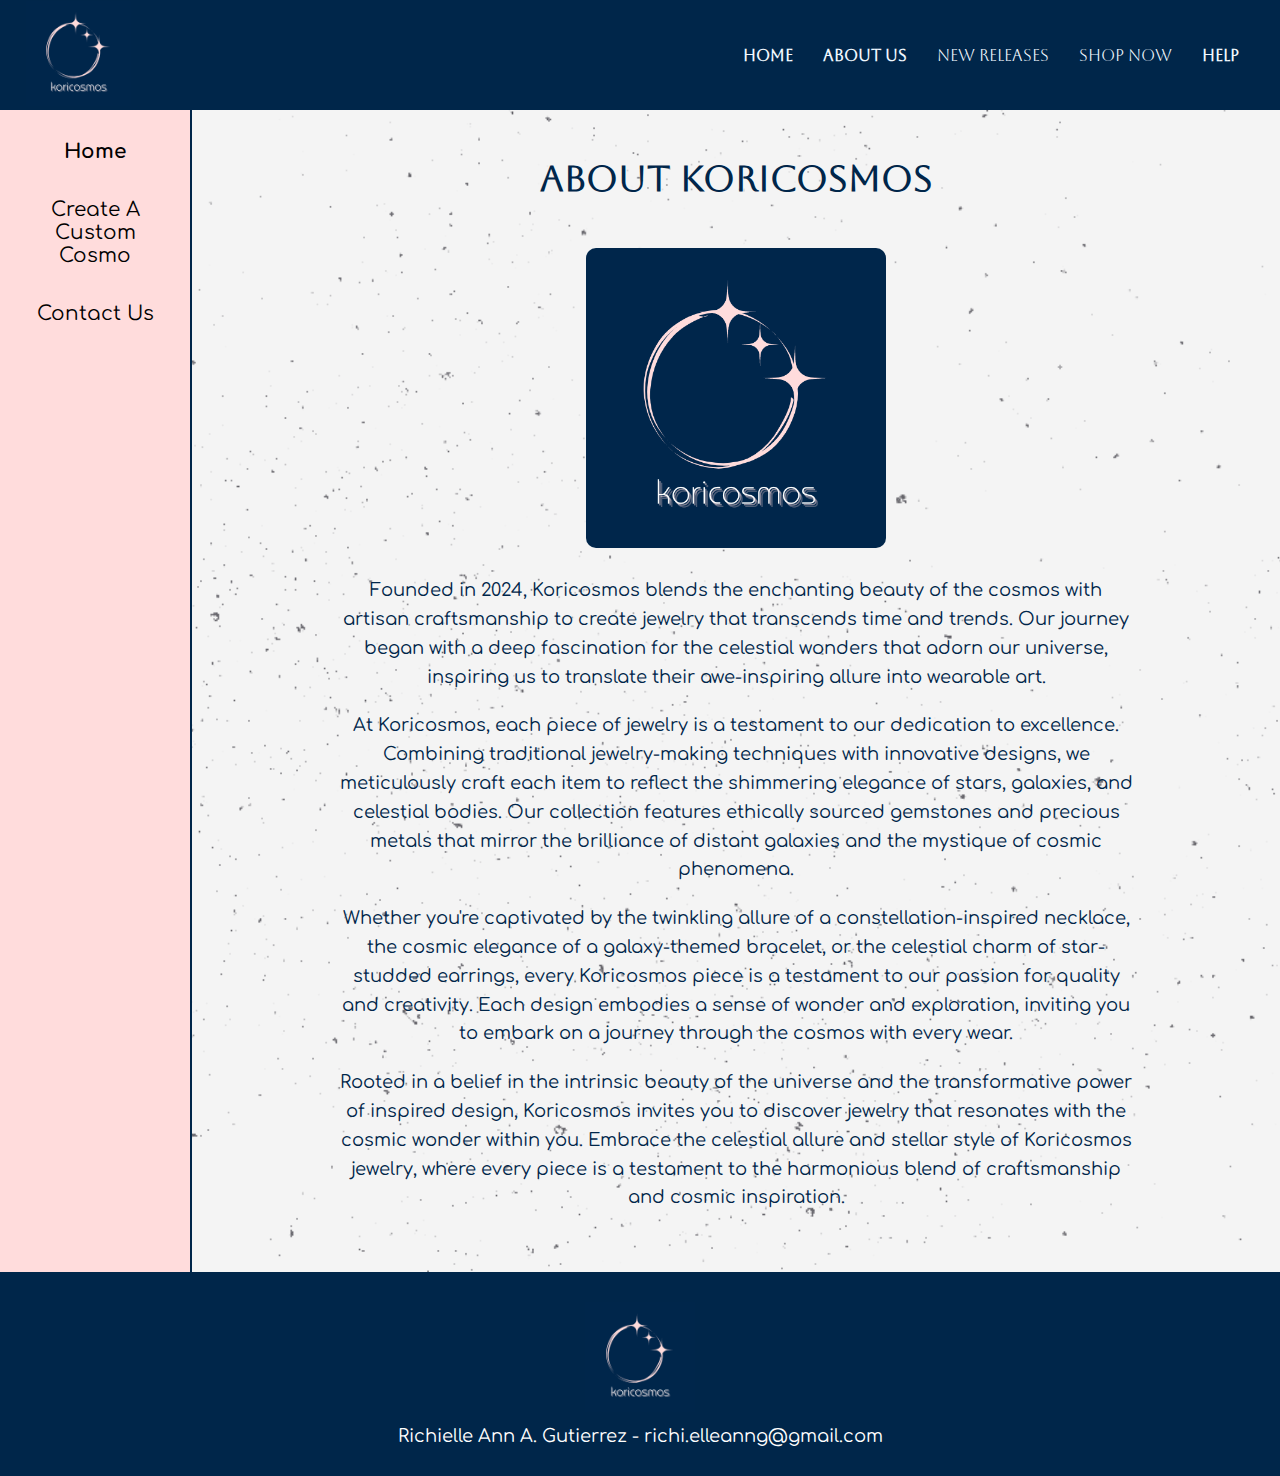
<file: about.html>
<!DOCTYPE html>
<html lang="en">
<head>
    <meta charset="UTF-8">
    <meta name="viewport" content="width=device-width, initial-scale=1.0">
    <title>Koricosmos - About Us</title>
    <link href='https://fonts.googleapis.com/css?family=Aboreto' rel='stylesheet'>
    <link href='https://fonts.googleapis.com/css?family=Comfortaa' rel='stylesheet'>
    <style>
        * {
            box-sizing: border-box;
            margin: 0;
            padding: 0;
        }

        body {
            font-family: Comfortaa, sans-serif;
            background-color: #f4f4f4;
            margin: 0;
        }

        #logo-nav-div {
            width: 100%;
            min-height: 110px;
            background-color: rgb(0, 38, 74);
            display: flex;
            justify-content: space-between;
            align-items: center;
            padding: 0 2%;
        }

        #logo-div img {
            width: 105px;
            height: 105px;
        }

        #nav-div {
            display: flex;
            align-items: center;
            font-family: Aboreto, serif;
            font-size: 16px;
        }

        #nav-div a {
            color: aliceblue;
            text-decoration: none;
            margin: 0 15px;
        }

        #nav-div a:hover {
            text-decoration: underline;
        }

        .clearfix::after {
            content: "";
            display: block;
            clear: both;
        }

        #main-div {
            display: flex;
        }

        #sidebar-div {
            width: 15%;
            background-color: rgb(255, 220, 220);
            padding: 20px;
            border-right: 2px solid rgb(0, 38, 74); 
            display: flex;
            flex-direction: column;
            justify-content: flex-start; 
        }

        #sidebar-div a {
            color: black;
            text-decoration: none;
            display: block;
            padding: 10px 0; 
            margin-bottom: 15px; 
            border-radius: 5px;
            transition: background-color 0.3s, color 0.3s;
            font-size: 20px; 
            text-align: center; 
        }

        #sidebar-div a:hover {
            background-color: rgb(0, 38, 74);
            color: white;
        }

        #bodyarea-div {
            flex: 1;
            background: url('stardust.png') no-repeat center center;
            background-size: cover;
            padding: 40px;
            font-family: Comfortaa, sans-serif;
        }

        #about-content {
            max-width: 800px;
            margin: 0 auto;
            text-align: center;
            line-height: 1.6;
        }

        #about-content h1 {
            font-family: Aboreto, serif;
            font-size: 36px;
            color: rgb(0, 38, 74);
            margin-bottom: 20px;
        }

        #about-content p {
            font-size: 18px;
            color: rgb(0, 38, 74);
            margin-bottom: 20px;
        }

        #about-content img {
            width: 300px; 
            height: 300px; 
            object-fit: cover; 
            margin: 20px 0;  
            border-radius: 10px; 
        }

        #footer-div {
            width: 100%;
            background-color: rgb(0, 38, 74);
            color: white;
            text-align: center;
            padding: 30px;
            display: flex;
            flex-direction: column;
            align-items: center;
            font-family: Comfortaa, sans-serif;
            font-size: 18px;
        }

        .footer-img img {
            width: 110px;
            height: 110px;
        }

        .footer-img p {
            margin-top: 10px;
        }

        
        @media (max-width: 768px) {
            #logo-nav-div {
                flex-direction: column;
                padding: 10px 2%;
            }

            #nav-div {
                display: none;
                flex-direction: column;
                align-items: flex-start;
                width: 100%;
            }

            #nav-div a {
                margin: 10px 0;
            }

            .hamburger {
                display: block;
                cursor: pointer;
                margin-left: auto;
            }

            .hamburger div {
                width: 25px;
                height: 3px;
                background-color: #fff;
                margin: 5px 0;
            }

            #sidebar-div {
                width: 100%;
                height: auto;
                padding: 10px;
                border-right: none;
                border-bottom: 2px solid rgb(0, 38, 74); 
            }

            #main-div {
                flex-direction: column;
            }

            #bodyarea-div {
                width: 100%;
                padding: 20px;
            }

            #about-content h1 {
                font-size: 28px;
            }

            #about-content p {
                font-size: 16px;
            }

            #about-content img {
                width: 100%;
                height: auto;
            }
        }
    </style>
</head>
<body>
    <div id="wrapper-div">
        <div id="logo-nav-div">
            <div id="logo-div">
                <img src="koricosmos.png" alt="Koricosmos Logo">
            </div>
            <div class="hamburger" onclick="toggleNav()">
                <div></div>
                <div></div>
                <div></div>
            </div>
            <div id="nav-div">
                <a href="index.html"><b>Home</b></a>
                <a href="about.html"><b>About Us</b></a>
                <a href="new.html">New Releases</a>
                <a href="shop.html">Shop Now</a>
                <a href="help.html"><b>Help</b></a>
            </div>
        </div>  
        <div id="main-div">
            <div id="sidebar-div">
                <a href="index.html"><b>Home</b></a>
                <a href="cosmo.html">Create A Custom Cosmo</a>
                <a href="contact.html">Contact Us</a>
            </div>
            <div id="bodyarea-div">
                <div id="about-content">
                    <h1>About Koricosmos</h1>
                    <img src="koricosmos.png" alt="Koricosmos Logo">
                    <p>
                        Founded in 2024, Koricosmos blends the enchanting beauty of the cosmos with artisan craftsmanship to create jewelry that transcends time and trends. Our journey began with a deep fascination for the celestial wonders that adorn our universe, inspiring us to translate their awe-inspiring allure into wearable art.
                    </p>
                    <p>
                        At Koricosmos, each piece of jewelry is a testament to our dedication to excellence. Combining traditional jewelry-making techniques with innovative designs, we meticulously craft each item to reflect the shimmering elegance of stars, galaxies, and celestial bodies. Our collection features ethically sourced gemstones and precious metals that mirror the brilliance of distant galaxies and the mystique of cosmic phenomena.
                    </p>
                    <p>
                        Whether you're captivated by the twinkling allure of a constellation-inspired necklace, the cosmic elegance of a galaxy-themed bracelet, or the celestial charm of star-studded earrings, every Koricosmos piece is a testament to our passion for quality and creativity. Each design embodies a sense of wonder and exploration, inviting you to embark on a journey through the cosmos with every wear.
                    </p>
                    <p>
                        Rooted in a belief in the intrinsic beauty of the universe and the transformative power of inspired design, Koricosmos invites you to discover jewelry that resonates with the cosmic wonder within you. Embrace the celestial allure and stellar style of Koricosmos jewelry, where every piece is a testament to the harmonious blend of craftsmanship and cosmic inspiration.
                    </p>
                </div>
            </div>
        </div>
        <div id="footer-div">
            <div class="footer-img">
                <img src="koricosmos.png" alt="Koricosmos Logo">
                <p>Richielle Ann A. Gutierrez - richi.elleanng@gmail.com</p>
            </div>
        </div>
    </div>

    <script>
        function toggleNav() {
            var navDiv = document.getElementById("nav-div");
            if (navDiv.style.display === "flex") {
                navDiv.style.display = "none";
            } else {
                navDiv.style.display = "flex";
            }
        }
    </script>
</body>
</html>
</file>
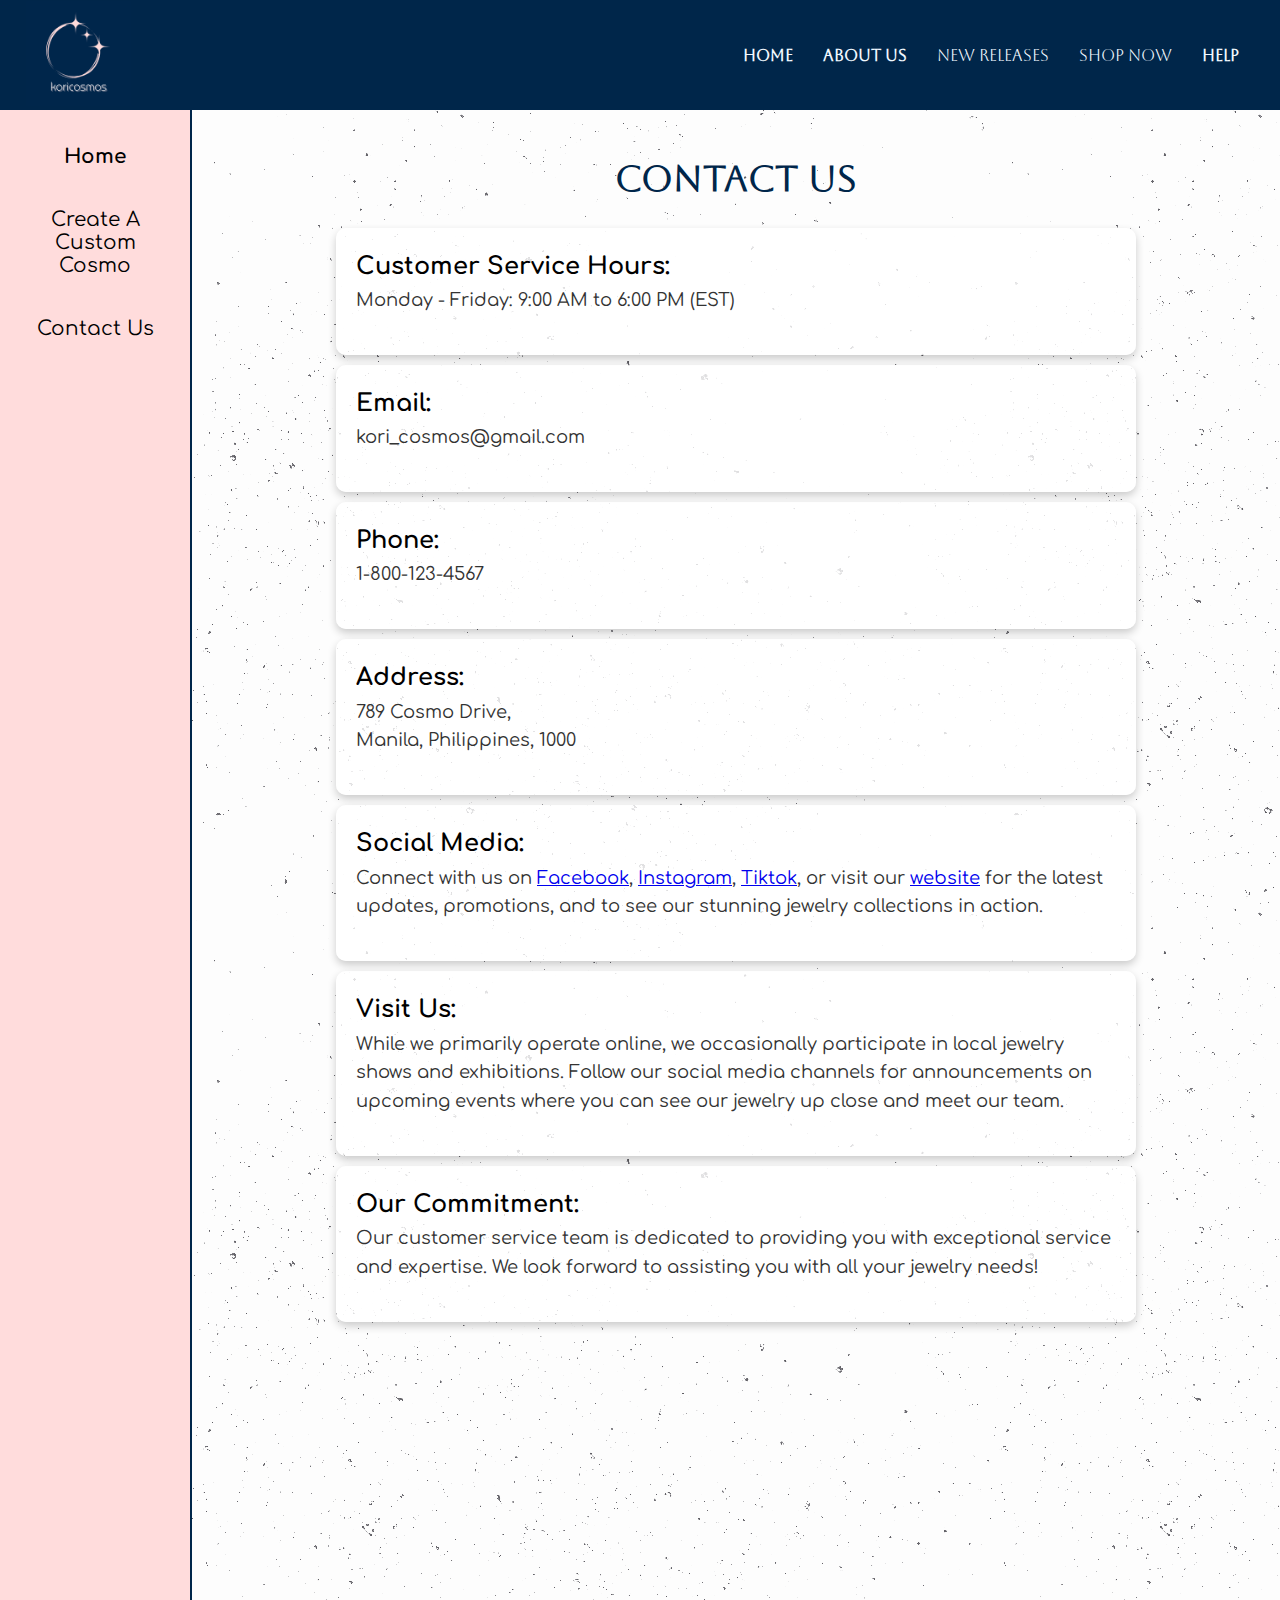
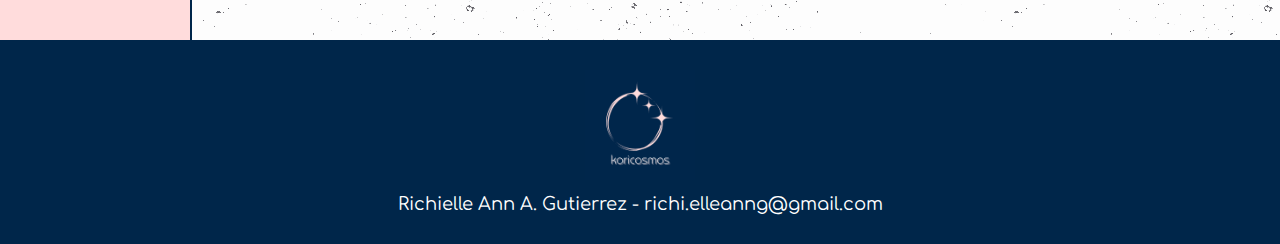
<file: contact.html>
<!DOCTYPE html>
<html lang="en">
<head>
    <meta charset="UTF-8">
    <meta name="viewport" content="width=device-width, initial-scale=1.0">
    <title>Koricosmos - Contact Us</title>
    <link href='https://fonts.googleapis.com/css?family=Aboreto' rel='stylesheet'>
    <link href='https://fonts.googleapis.com/css?family=Comfortaa' rel='stylesheet'>
    <style>
        * {
            box-sizing: border-box;
            margin: 0;
            padding: 0;
        }

        body {
            font-family: Comfortaa, sans-serif;
            background-color: #f4f4f4;
            margin: 0;
        }

        #logo-nav-div {
            width: 100%;
            min-height: 110px;
            background-color: rgb(0, 38, 74);
            display: flex;
            justify-content: space-between;
            align-items: center;
            padding: 0 2%;
        }

        #logo-div img {
            width: 105px;
            height: 105px;
        }

        #nav-div {
            display: flex;
            align-items: center;
            font-family: Aboreto, serif;
            font-size: 16px;
        }

        #nav-div a {
            color: aliceblue;
            text-decoration: none;
            margin: 0 15px;
        }

        #nav-div a:hover {
            text-decoration: underline;
        }

        .clearfix::after {
            content: "";
            display: block;
            clear: both;
        }

        #main-div {
            display: flex;
        }

        #sidebar-div {
            width: 15%;
            background-color: rgb(255, 220, 220);
            padding: 20px;
            border-right: 2px solid rgb(0, 38, 74);
            display: flex;
            flex-direction: column;
            justify-content: flex-start;
            height: 170vh;
        }

        #sidebar-div a {
            color: black;
            text-decoration: none;
            display: block;
            padding: 15px 0;
            margin-bottom: 10px;
            border-radius: 5px;
            transition: background-color 0.3s, color 0.3s;
            font-size: 20px;
            text-align: center;
        }

        #sidebar-div a:hover {
            background-color: rgb(0, 38, 74);
            color: white;
        }

        #bodyarea-div {
            width: 85%;
            background: url('stardust.png') repeat, rgba(255, 255, 255, 0.8);
            padding: 40px;
            font-family: Comfortaa, sans-serif;
        }

        #contact-content {
            max-width: 800px;
            margin: 0 auto;
            text-align: left;
            line-height: 1.6;
        }

        #contact-content h1 {
            font-family: Aboreto, serif;
            font-size: 36px;
            color: rgb(0, 38, 74);
            margin-bottom: 20px;
            text-align: center;
        }

        #contact-content p {
            font-size: 18px;
            color: #333;
            margin-bottom: 20px;
        }

        #contact-content .contact-item {
            background: url('https://www.transparenttextures.com/patterns/.png') repeat, rgba(255, 255, 255, 0.8);
            padding: 20px;
            border-radius: 10px;
            margin: 10px 0;
            box-shadow: 0 4px 8px rgba(0, 0, 0, 0.2);
        }

        #footer-div {
            width: 100%;
            background-color: rgb(0, 38, 74);
            color: white;
            text-align: center;
            padding: 30px;
            display: flex;
            flex-direction: column;
            align-items: center;
            font-family: Comfortaa, sans-serif;
            font-size: 18px;
        }

        .footer-img img {
            width: 110px;
            height: 110px;
        }

        .footer-img p {
            margin-top: 10px;
        }

        @media (max-width: 768px) {
            #logo-nav-div {
                flex-direction: column;
                padding: 10px 2%;
            }

            #nav-div {
                display: none;
                flex-direction: column;
                align-items: flex-start;
                width: 100%;
            }

            #nav-div a {
                margin: 10px 0;
            }

            .hamburger {
                display: block;
                cursor: pointer;
                margin-left: auto;
            }

            .hamburger div {
                width: 25px;
                height: 3px;
                background-color: #fff;
                margin: 5px 0;
            }

            #sidebar-div {
                width: 100%;
                height: auto;
                padding: 10px;
                border-right: none;
                border-bottom: 2px solid rgb(0, 38, 74); 
            }

            #main-div {
                flex-direction: column;
            }

            #bodyarea-div {
                width: 100%;
                padding: 20px;
            }

            #about-content h1 {
                font-size: 28px;
            }

            #about-content p {
                font-size: 16px;
            }

            #about-content img {
                width: 100%;
                height: auto;
            }
        }
    </style>
</head>
<body>
    <div id="wrapper-div">
        <div id="logo-nav-div">
            <div id="logo-div">
                <img src="koricosmos.png" alt="Koricosmos Logo">
            </div>
            <div class="hamburger" onclick="toggleNav()">
                <div></div>
                <div></div>
                <div></div>
            </div>
            <div id="nav-div">
                <a href="index.html"><b>Home</b></a>
                <a href="about.html"><b>About Us</b></a>
                <a href="new.html">New Releases</a>
                <a href="shop.html">Shop Now</a>
                <a href="help.html"><b>Help</b></a>
            </div>
        </div>  
        <div id="main-div">
            <div id="sidebar-div">
                <a href="index.html"><b>Home</b></a>
                <a href="cosmo.html">Create A Custom Cosmo</a>
                <a href="contact.html">Contact Us</a>
            </div>
            <div id="bodyarea-div">
                <div id="contact-content">
                    <h1>Contact Us</h1>
                    <div class="contact-item">
                        <h2>Customer Service Hours:</h2>
                        <p>Monday - Friday: 9:00 AM to 6:00 PM (EST)</p>
                    </div>
                    <div class="contact-item">
                        <h2>Email:</h2>
                        <p>kori_cosmos@gmail.com</p>
                    </div>
                    <div class="contact-item">
                        <h2>Phone:</h2>
                        <p>1-800-123-4567</p>
                    </div>
                    <div class="contact-item">
                        <h2>Address:</h2>
                        <p>
                            789 Cosmo Drive,<br>
                            Manila, Philippines, 1000
                        </p>
                    </div>
                    <div class="contact-item">
                        <h2>Social Media:</h2>
                        <p>
                            Connect with us on <a href="#">Facebook</a>, <a href="#">Instagram</a>, <a href="#">Tiktok</a>, or visit our <a href="#">website</a> for the latest updates, promotions, and to see our stunning jewelry collections in action.
                        </p>
                    </div>
                    <div class="contact-item">
                        <h2>Visit Us:</h2>
                        <p>
                            While we primarily operate online, we occasionally participate in local jewelry shows and exhibitions. Follow our social media channels for announcements on upcoming events where you can see our jewelry up close and meet our team.
                        </p>
                    </div>
                    <div class="contact-item">
                        <h2>Our Commitment:</h2>
                        <p>
                            Our customer service team is dedicated to providing you with exceptional service and expertise. We look forward to assisting you with all your jewelry needs!
                        </p>
                    </div>
                </div>
            </div>
        </div>
        <div id="footer-div">
            <div class="footer-img">
                <img src="koricosmos.png" alt="Koricosmos Logo">
                <p>Richielle Ann A. Gutierrez - richi.elleanng@gmail.com</p>
            </div>
        </div>
    </div>
    <script>
        function toggleNav() {
            var navDiv = document.getElementById("nav-div");
            if (navDiv.style.display === "flex") {
                navDiv.style.display = "none";
            } else {
                navDiv.style.display = "flex";
            }
        }
    </script>
</body>
</html>
</file>
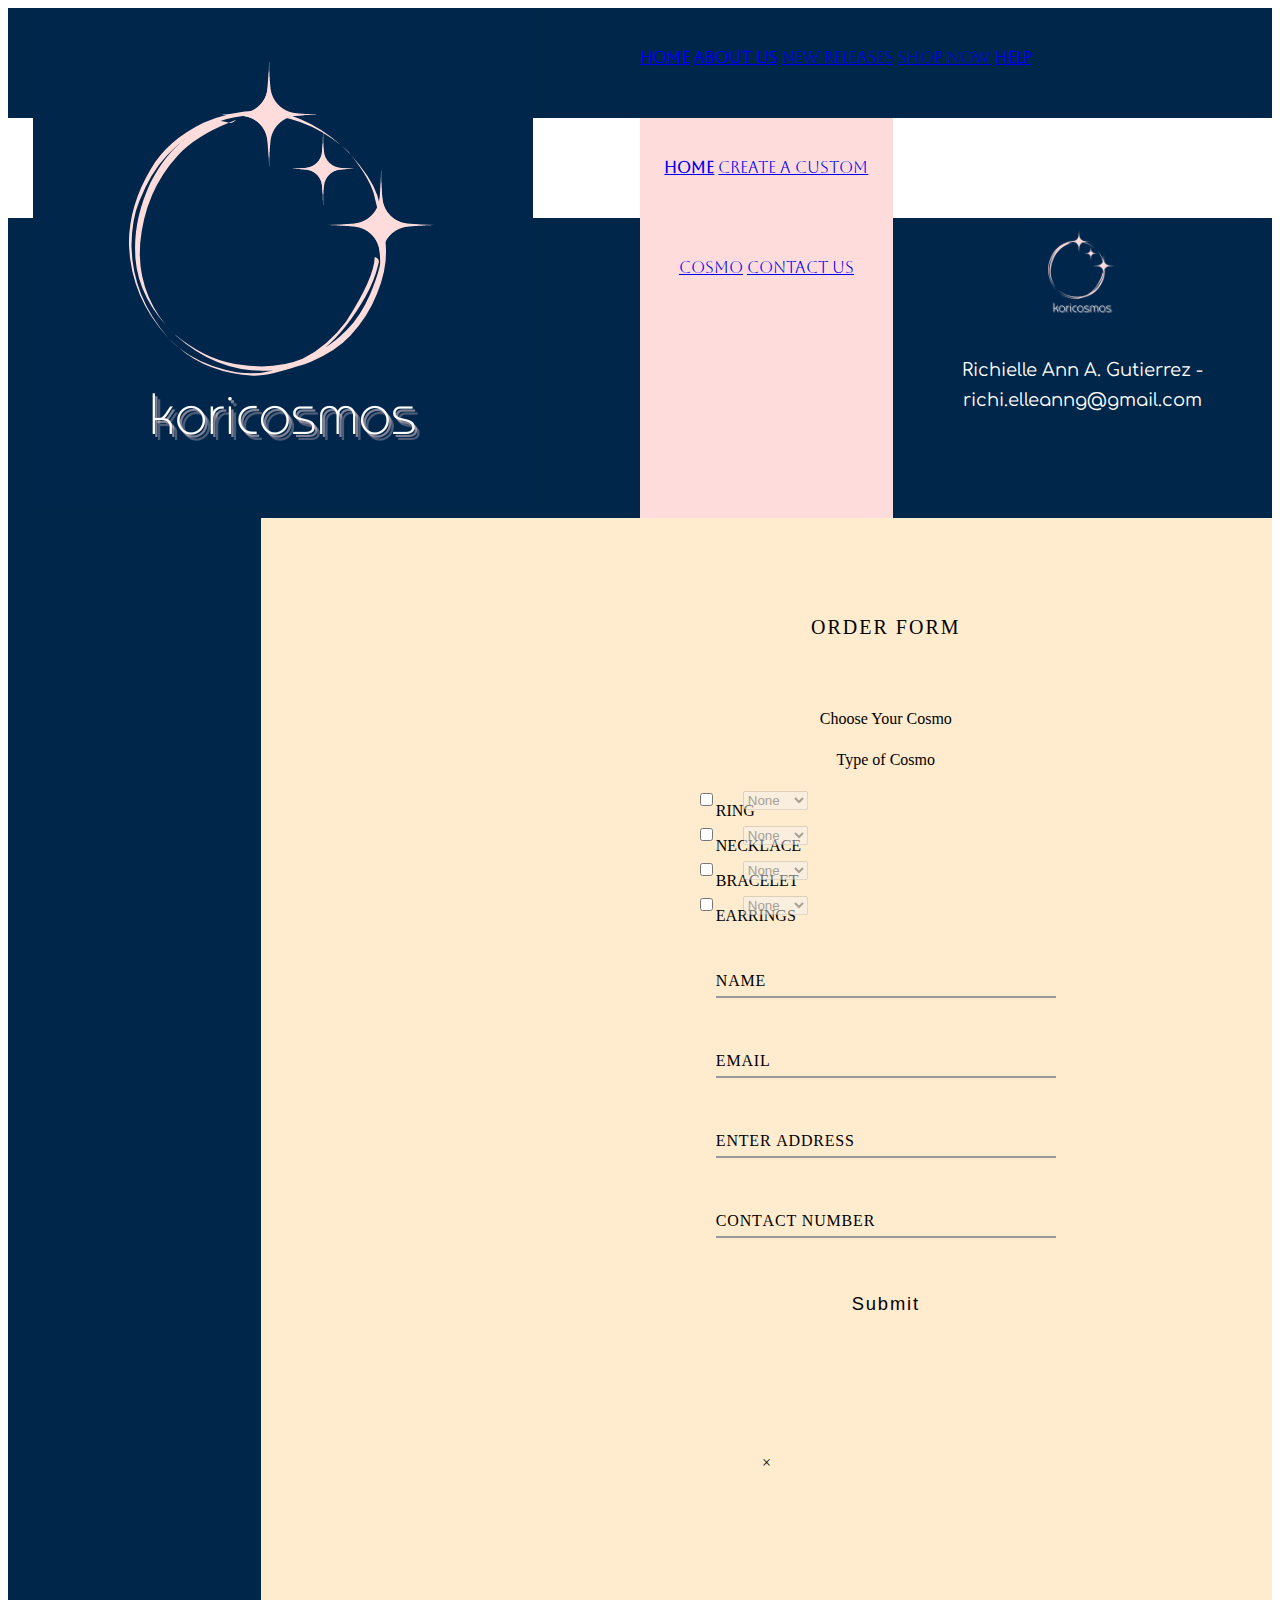
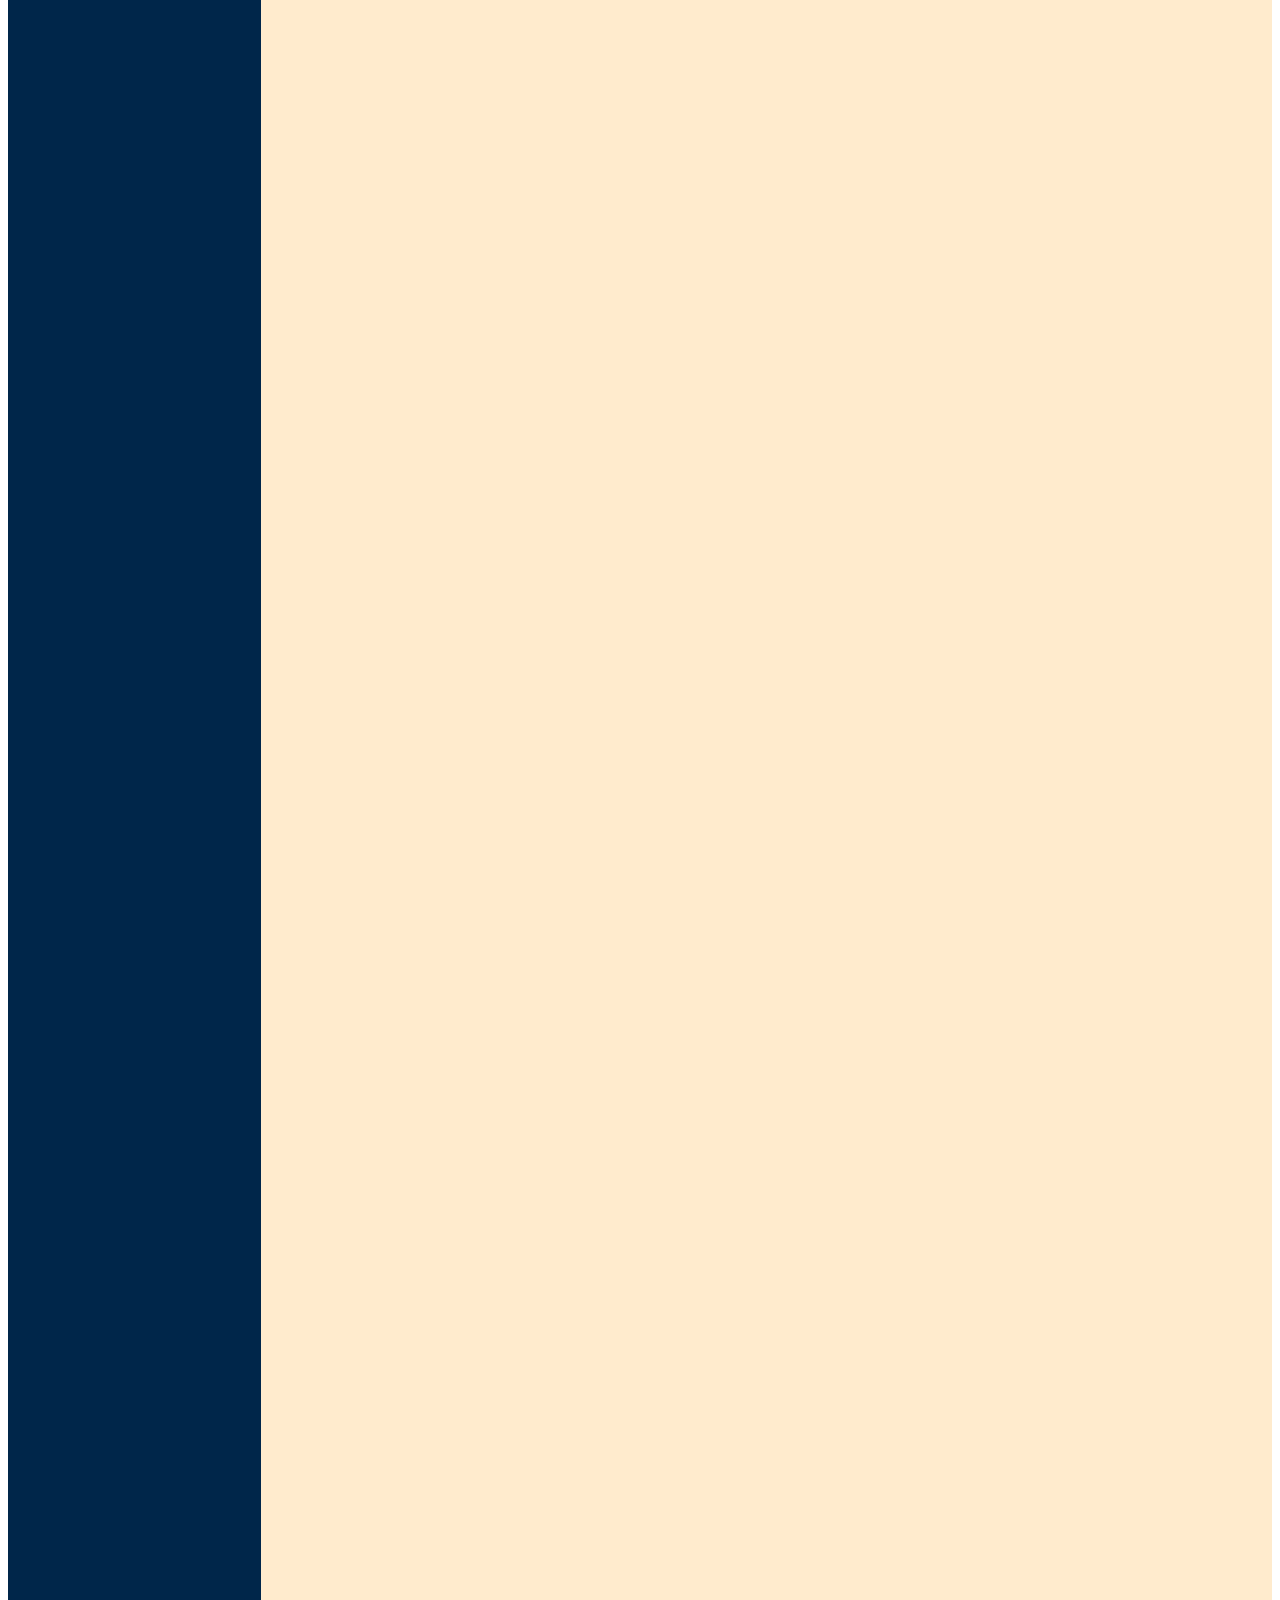
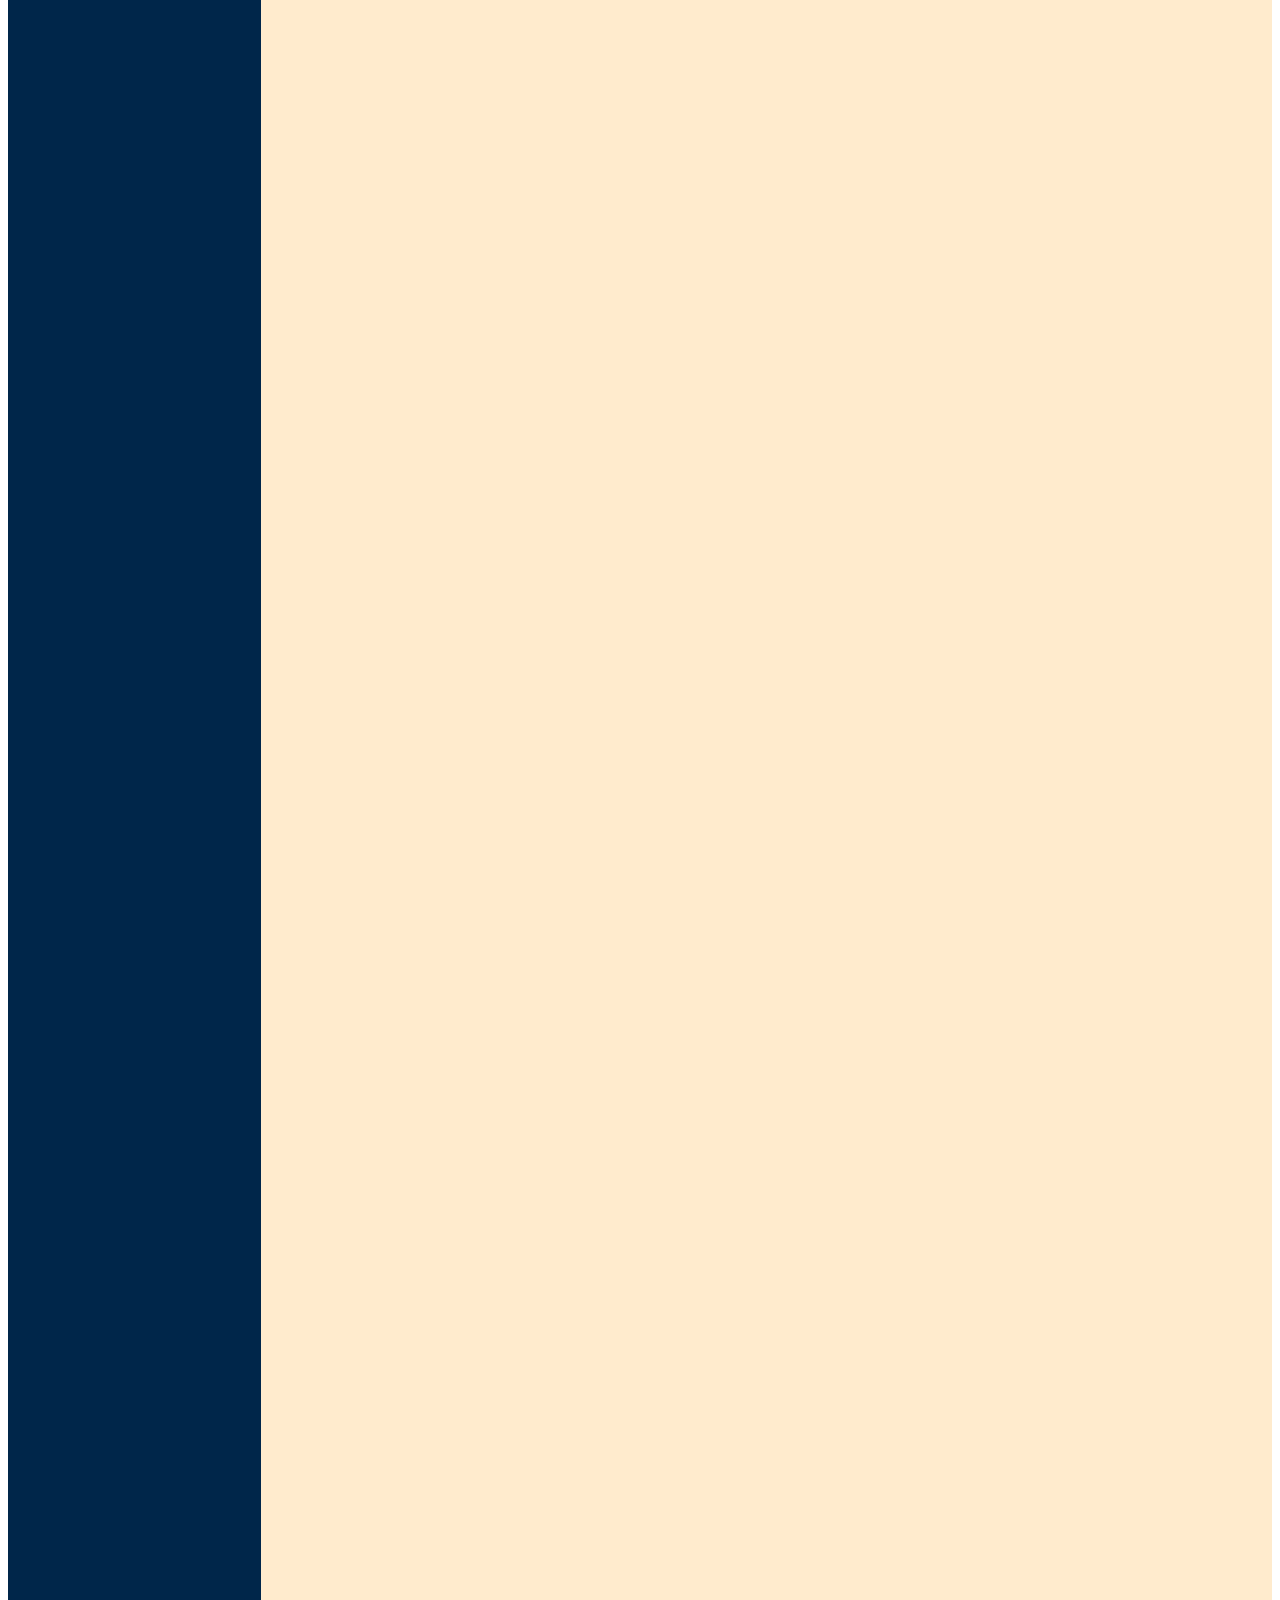
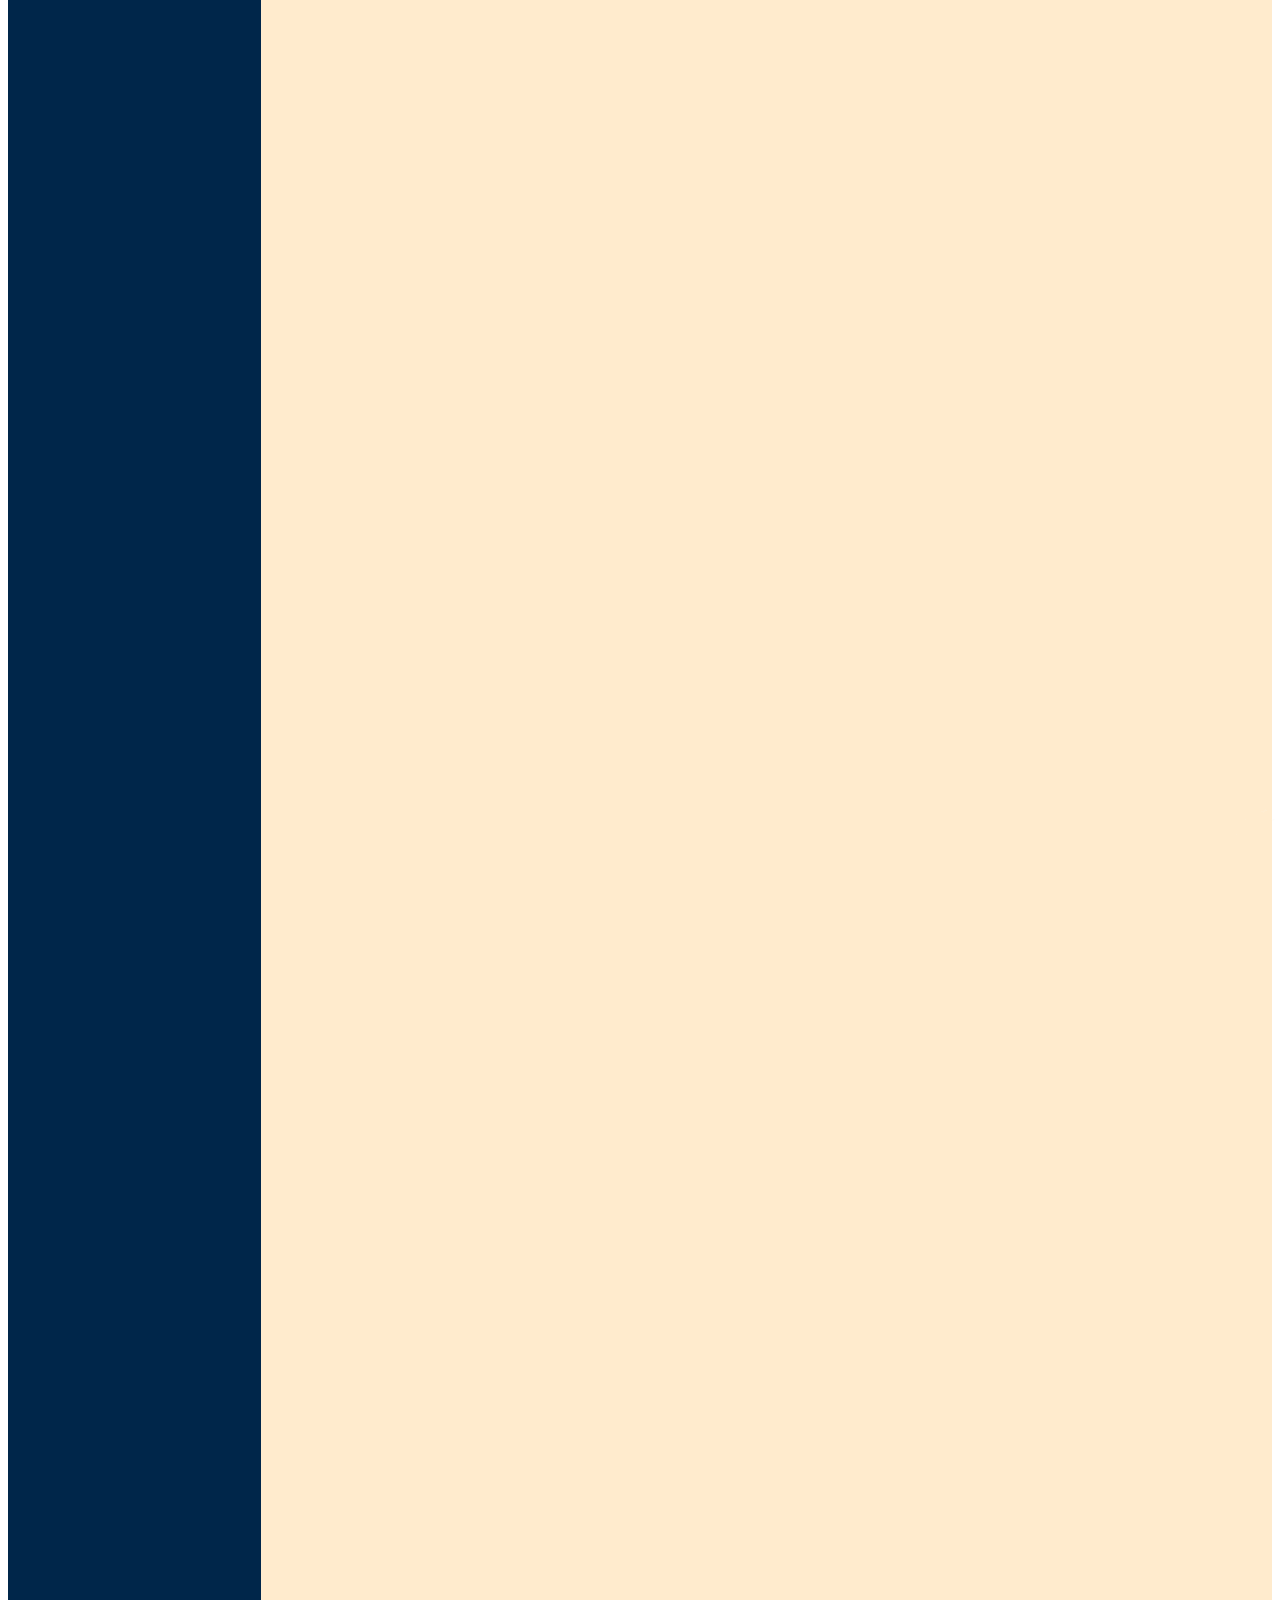
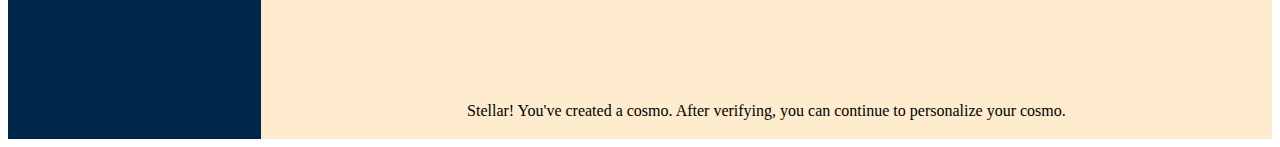
<file: cosmo.html>
<!DOCTYPE html>
<html lang="en">
<head>
    <meta charset="UTF-8">
    <meta name="viewport" content="width=device-width, initial-scale=1.0">
    <title>Koricosmos - Create A Custom Cosmo</title>
    <link href="https://fonts.googleapis.com/css?family=Aboreto" rel="stylesheet">
    <link href="https://fonts.googleapis.com/css?family=Comfortaa" rel="stylesheet">
    <link rel="stylesheet" href="cosmostyle.css">
</head>
<body>
    <div id="wrapper-div">
        <div id="logo-nav-div">
            <div id="logo-div">
                <img src="koricosmos.png" alt="Koricosmos Logo">
            </div>
            <div class="hamburger" onclick="toggleNav()">
                <div></div>
                <div></div>
                <div></div>
            </div>
            <div id="nav-div">
                <a href="index.html"><b>Home</b></a>
                <a href="about.html"><b>About Us</b></a>
                <a href="new.html">New Releases</a>
                <a href="shop.html">Shop Now</a>
                <a href="help.html"><b>Help</b></a>
            </div>
        </div>  
        <div id="main-div">
            <div id="sidebar-div">
                <a href="index.html"><b>Home</b></a>
                <a href="cosmo.html">Create A Custom Cosmo</a>
                <a href="contact.html">Contact Us</a>
            </div>
            <div id="bodyarea-div">
                <form id="order-form" action="https://formsubmit.co/richielleann94@gmail.com" method="POST" onsubmit="return handleSubmit(event)">
                    <h2>Order Form</h2>
                    <div class="form-section">
                        <div class="form-labels">
                            <p class="cosmo-label-left">Choose Your Cosmo</p>
                            <p class="cosmo-label-right">Type of Cosmo</p>
                        </div>
                        <div class="inputBox">
                            <div class="checkboxGroup">
                                <div class="checkbox-label">
                                    <input type="checkbox" name="selectjewelry" value="ring" id="jewelry1" onclick="toggleSelect(this, 'cosmo_type_ring')">
                                    <label for="jewelry1">Ring</label>
                                </div>
                                <select name="cosmo_type_ring" id="cosmo_type_ring" disabled>
                                    <option value="none" selected>None</option>
                                    <option value="bronze">Bronze</option>
                                    <option value="silver">Silver</option>
                                    <option value="gold">Gold</option>
                                </select>
                            </div>
                            <div class="checkboxGroup">
                                <div class="checkbox-label">
                                    <input type="checkbox" name="selectjewelry" value="necklace" id="jewelry2" onclick="toggleSelect(this, 'cosmo_type_necklace')">
                                    <label for="jewelry2">Necklace</label>
                                </div>
                                <select name="cosmo_type_necklace" id="cosmo_type_necklace" disabled>
                                    <option value="none" selected>None</option>
                                    <option value="bronze">Bronze</option>
                                    <option value="silver">Silver</option>
                                    <option value="gold">Gold</option>
                                </select>
                            </div>
                            <div class="checkboxGroup">
                                <div class="checkbox-label">
                                    <input type="checkbox" name="selectjewelry" value="bracelet" id="jewelry3" onclick="toggleSelect(this, 'cosmo_type_bracelet')">
                                    <label for="jewelry3">Bracelet</label>
                                </div>
                                <select name="cosmo_type_bracelet" id="cosmo_type_bracelet" disabled>
                                    <option value="none" selected>None</option>
                                    <option value="bronze">Bronze</option>
                                    <option value="silver">Silver</option>
                                    <option value="gold">Gold</option>
                                </select>
                            </div>
                            <div class="checkboxGroup">
                                <div class="checkbox-label">
                                    <input type="checkbox" name="selectjewelry" value="earrings" id="jewelry4" onclick="toggleSelect(this, 'cosmo_type_earrings')">
                                    <label for="jewelry4">Earrings</label>
                                </div>
                                <select name="cosmo_type_earrings" id="cosmo_type_earrings" disabled>
                                    <option value="none" selected>None</option>
                                    <option value="bronze">Bronze</option>
                                    <option value="silver">Silver</option>
                                    <option value="gold">Gold</option>
                                </select>
                            </div>
                        </div>
                    </div>
                    <div class="inputBox">
                        <input type="text" name="name" required>
                        <label>Name</label>
                    </div>
                    <div class="inputBox">
                        <input type="email" name="email" required>
                        <label>Email</label>
                    </div>
                    <div class="inputBox">
                        <input type="text" name="address" required>
                        <label>Enter &nbsp; Address</label>
                    </div>
                    <div class="inputBox">
                        <input type="text" name="contact_num" required>
                        <label>Contact &nbsp; Number</label>
                    </div>
                    <div class="inputBox">
                        <input type="submit" id="submit-btn" value="Submit">
                    </div>
                </form>               
                <div id="myModal" class="modal">
                    <div class="modal-content">
                        <div class="modal-header">
                            <span class="close">&times;</span>
                        </div>
                        <div class="modal-body">
                            <img src="checkmark.png" alt="Checkmark" class="modal-checkmark">
                            <p>Stellar! You've created a cosmo. After verifying, you can continue to personalize your cosmo.</p>
                        </div>
                    </div>
                </div>
            </div>
        </div>
        <div id="footer-div" class="clearfix">
            <div class="footer-img">
                <img width="110" height="110" src="koricosmos.png" alt="Koricosmos Logo">
                <div class="footer-img">  
                    <p>Richielle Ann A. Gutierrez - richi.elleanng@gmail.com</p>
                </div>
            </div>
        </div>
    </div>
    <script src="cosmoscript.js"></script>
</body>
</html>
</file>
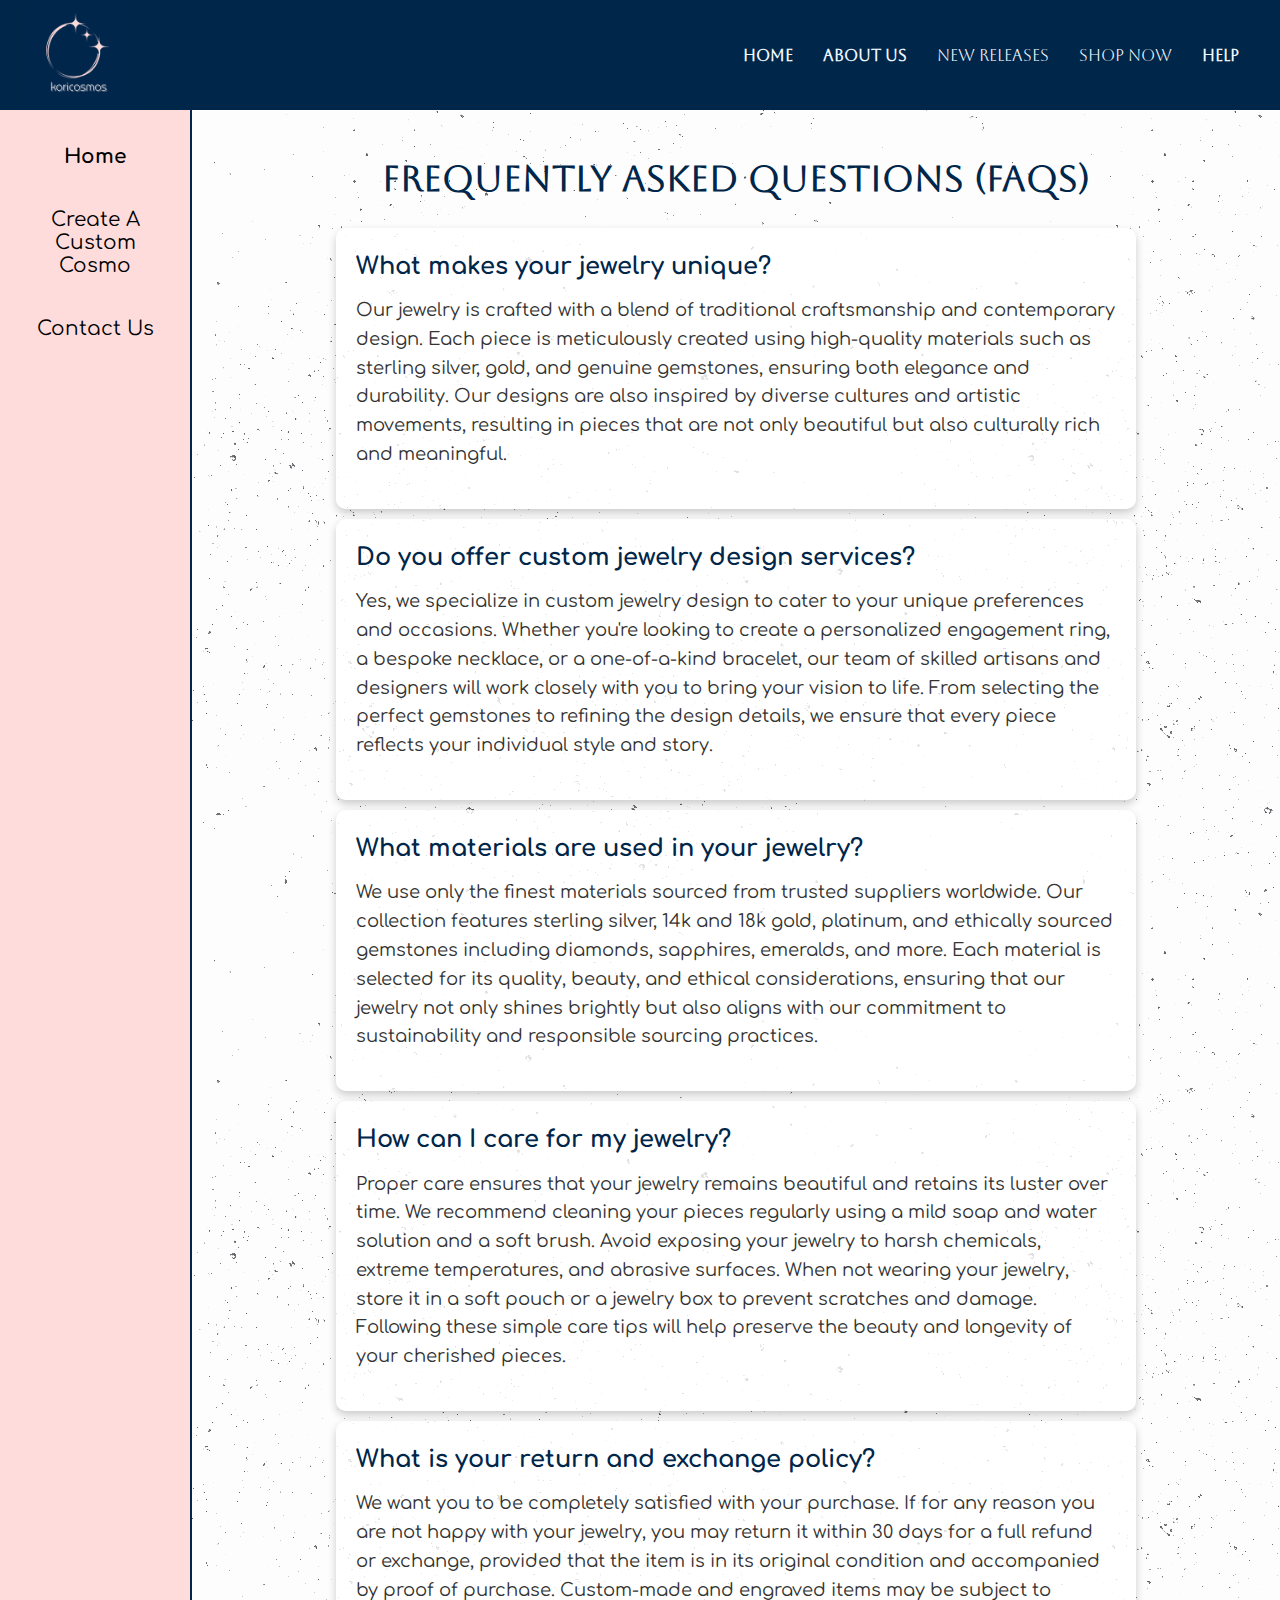
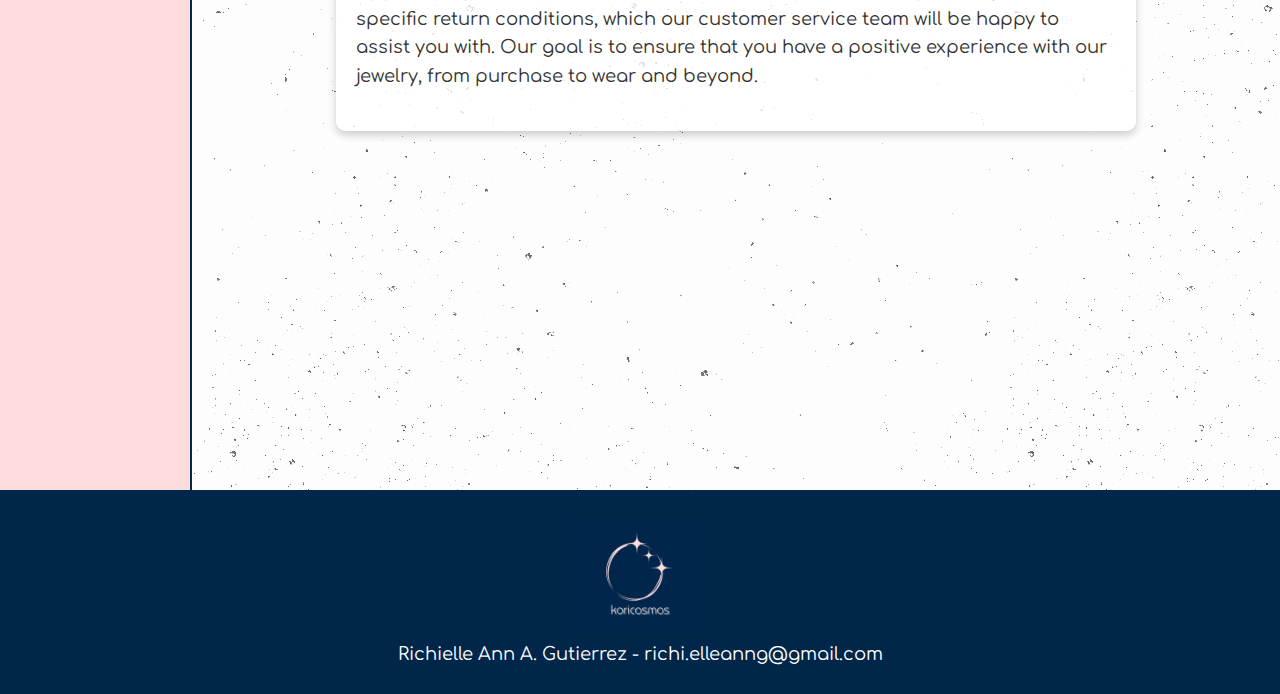
<file: help.html>
<!DOCTYPE html>
<html lang="en">
<head>
    <meta charset="UTF-8">
    <meta name="viewport" content="width=device-width, initial-scale=1.0">
    <title>Koricosmos - Help</title>
    <link href='https://fonts.googleapis.com/css?family=Aboreto' rel='stylesheet'>
    <link href='https://fonts.googleapis.com/css?family=Comfortaa' rel='stylesheet'>
    <style>
        * {
            box-sizing: border-box;
            margin: 0;
            padding: 0;
        }

        body {
            font-family: Comfortaa, sans-serif;
            background-color: #f4f4f4;
            margin: 0;
        }

        #logo-nav-div {
            width: 100%;
            min-height: 110px;
            background-color: rgb(0, 38, 74);
            display: flex;
            justify-content: space-between;
            align-items: center;
            padding: 0 2%;
        }

        #logo-div img {
            width: 105px;
            height: 105px;
        }

        #nav-div {
            display: flex;
            align-items: center;
            font-family: Aboreto, serif;
            font-size: 16px;
        }

        #nav-div a {
            color: aliceblue;
            text-decoration: none;
            margin: 0 15px;
        }

        #nav-div a:hover {
            text-decoration: underline;
        }

        .clearfix::after {
            content: "";
            display: block;
            clear: both;
        }

        #main-div {
            display: flex;
        }

        #sidebar-div {
            width: 15%;
            background-color: rgb(255, 220, 220);
            padding: 20px;
            border-right: 2px solid rgb(0, 38, 74);
            display: flex;
            flex-direction: column;
            justify-content: flex-start;
            height: 220vh;
        }

        #sidebar-div a {
            color: black;
            text-decoration: none;
            display: block;
            padding: 15px 0;
            margin-bottom: 10px;
            border-radius: 5px;
            transition: background-color 0.3s, color 0.3s;
            font-size: 20px;
            text-align: center;
        }

        #sidebar-div a:hover {
            background-color: rgb(0, 38, 74);
            color: white;
        }

        #bodyarea-div {
            width: 85%;
            background: url('stardust.png') repeat, rgba(255, 255, 255, 0.8);
            padding: 40px;
            font-family: Comfortaa, sans-serif;
        }

        #faq-content {
            max-width: 800px;
            margin: 0 auto;
            text-align: left;
            line-height: 1.6;
        }

        #faq-content h1 {
            font-family: Aboreto, serif;
            font-size: 36px;
            color: rgb(0, 38, 74);
            margin-bottom: 20px;
            text-align: center;
        }

        #faq-content h2 {
            font-size: 24px;
            color: rgb(0, 38, 74);
            margin-bottom: 10px;
        }

        #faq-content p {
            font-size: 18px;
            color: #333;
            margin-bottom: 20px;
        }

        #faq-content .faq-item {
            background: url('https://www.transparenttextures.com/patterns/constellation.png') repeat, rgba(255, 255, 255, 0.8);
            padding: 20px;
            border-radius: 10px;
            margin: 10px 0;
            box-shadow: 0 4px 8px rgba(0, 0, 0, 0.2);
        }

        #footer-div {
            width: 100%;
            background-color: rgb(0, 38, 74);
            color: white;
            text-align: center;
            padding: 30px;
            display: flex;
            flex-direction: column;
            align-items: center;
            font-family: Comfortaa, sans-serif;
            font-size: 18px;
        }

        .footer-img img {
            width: 110px;
            height: 110px;
        }

        .footer-img p {
            margin-top: 10px;
        }

        @media (max-width: 768px) {
            #logo-nav-div {
                flex-direction: column;
                padding: 10px 2%;
            }

            #nav-div {
                display: none;
                flex-direction: column;
                align-items: flex-start;
                width: 100%;
            }

            #nav-div a {
                margin: 10px 0;
            }

            .hamburger {
                display: block;
                cursor: pointer;
                margin-left: auto;
            }

            .hamburger div {
                width: 25px;
                height: 3px;
                background-color: #fff;
                margin: 5px 0;
            }

            #sidebar-div {
                width: 100%;
                height: auto;
                padding: 10px;
                border-right: none;
                border-bottom: 2px solid rgb(0, 38, 74); 
            }

            #main-div {
                flex-direction: column;
            }

            #bodyarea-div {
                width: 100%;
                padding: 20px;
            }

            #about-content h1 {
                font-size: 28px;
            }

            #about-content p {
                font-size: 16px;
            }

            #about-content img {
                width: 100%;
                height: auto;
            }
        }
    </style>
</head>
<body>
    <div id="wrapper-div">
        <div id="logo-nav-div">
            <div id="logo-div">
                <img src="koricosmos.png" alt="Koricosmos Logo">
            </div>
            <div class="hamburger" onclick="toggleNav()">
                <div></div>
                <div></div>
                <div></div>
            </div>
            <div id="nav-div">
                <a href="index.html"><b>Home</b></a>
                <a href="about.html"><b>About Us</b></a>
                <a href="new.html">New Releases</a>
                <a href="shop.html">Shop Now</a>
                <a href="help.html"><b>Help</b></a>
            </div>
        </div>  
        <div id="main-div">
            <div id="sidebar-div">
                <a href="index.html"><b>Home</b></a>
                <a href="cosmo.html">Create A Custom Cosmo</a>
                <a href="contact.html">Contact Us</a>
            </div>
            <div id="bodyarea-div">
                <div id="faq-content">
                    <h1>Frequently Asked Questions (FAQs)</h1>
                    <div class="faq-item">
                        <h2>What makes your jewelry unique?</h2>
                        <p>
                            Our jewelry is crafted with a blend of traditional craftsmanship and contemporary design. Each piece is meticulously created using high-quality materials such as sterling silver, gold, and genuine gemstones, ensuring both elegance and durability. Our designs are also inspired by diverse cultures and artistic movements, resulting in pieces that are not only beautiful but also culturally rich and meaningful.
                        </p>
                    </div>
                    <div class="faq-item">
                        <h2>Do you offer custom jewelry design services?</h2>
                        <p>
                            Yes, we specialize in custom jewelry design to cater to your unique preferences and occasions. Whether you're looking to create a personalized engagement ring, a bespoke necklace, or a one-of-a-kind bracelet, our team of skilled artisans and designers will work closely with you to bring your vision to life. From selecting the perfect gemstones to refining the design details, we ensure that every piece reflects your individual style and story.
                        </p>
                    </div>
                    <div class="faq-item">
                        <h2>What materials are used in your jewelry?</h2>
                        <p>
                            We use only the finest materials sourced from trusted suppliers worldwide. Our collection features sterling silver, 14k and 18k gold, platinum, and ethically sourced gemstones including diamonds, sapphires, emeralds, and more. Each material is selected for its quality, beauty, and ethical considerations, ensuring that our jewelry not only shines brightly but also aligns with our commitment to sustainability and responsible sourcing practices.
                        </p>
                    </div>
                    <div class="faq-item">
                        <h2>How can I care for my jewelry?</h2>
                        <p>
                            Proper care ensures that your jewelry remains beautiful and retains its luster over time. We recommend cleaning your pieces regularly using a mild soap and water solution and a soft brush. Avoid exposing your jewelry to harsh chemicals, extreme temperatures, and abrasive surfaces. When not wearing your jewelry, store it in a soft pouch or a jewelry box to prevent scratches and damage. Following these simple care tips will help preserve the beauty and longevity of your cherished pieces.
                        </p>
                    </div>
                    <div class="faq-item">
                        <h2>What is your return and exchange policy?</h2>
                        <p>
                            We want you to be completely satisfied with your purchase. If for any reason you are not happy with your jewelry, you may return it within 30 days for a full refund or exchange, provided that the item is in its original condition and accompanied by proof of purchase. Custom-made and engraved items may be subject to specific return conditions, which our customer service team will be happy to assist you with. Our goal is to ensure that you have a positive experience with our jewelry, from purchase to wear and beyond.
                        </p>
                    </div>
                </div>
            </div>
        </div>
        <div id="footer-div">
            <div class="footer-img">
                <img src="koricosmos.png" alt="Koricosmos Logo">
                <p>Richielle Ann A. Gutierrez - richi.elleanng@gmail.com</p>
            </div>
        </div>
        <script>
            function toggleNav() {
                var navDiv = document.getElementById("nav-div");
                if (navDiv.style.display === "flex") {
                    navDiv.style.display = "none";
                } else {
                    navDiv.style.display = "flex";
                }
            }
        </script>
    </div>
</body>
</html>
</file>
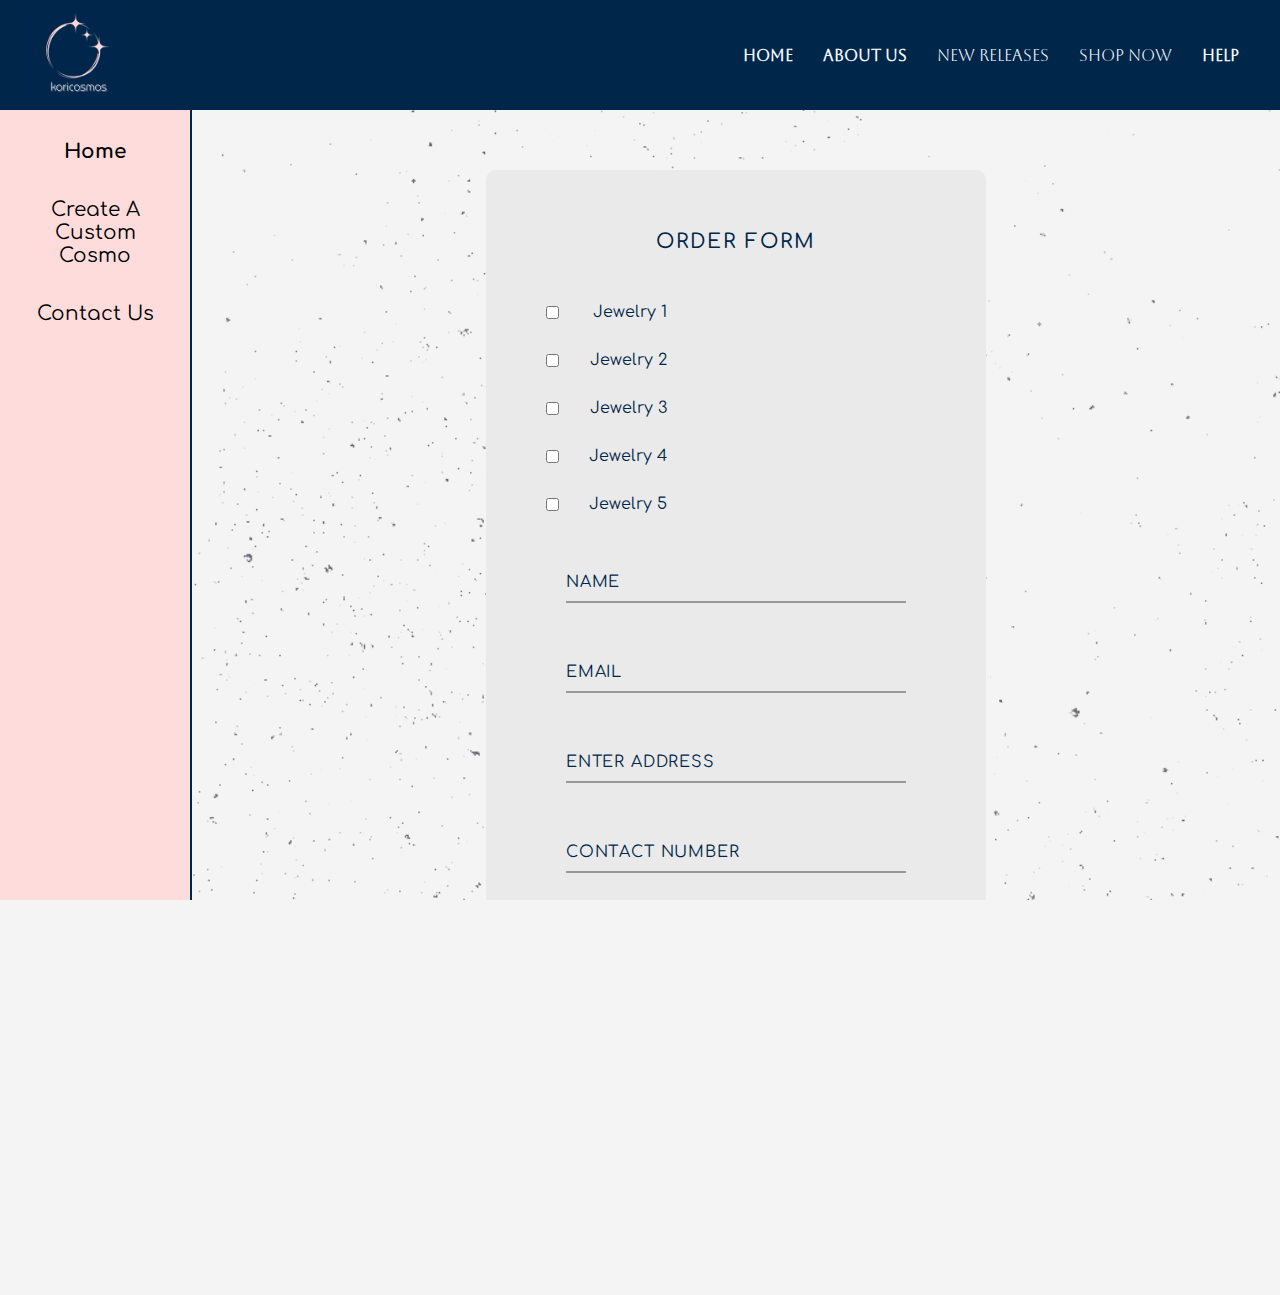
<file: shop.html>
<!DOCTYPE html>
<html lang="en">
<head>
    <meta charset="UTF-8">
    <meta name="viewport" content="width=device-width, initial-scale=1.0">
    <title>Koricosmos - Shop</title>
    <link href="https://fonts.googleapis.com/css?family=Aboreto" rel="stylesheet">
    <link href="https://fonts.googleapis.com/css?family=Comfortaa" rel="stylesheet">
    <link rel="stylesheet" href="now.css">
</head>
<body>
    <div id="wrapper-div">
        <div id="logo-nav-div">
            <div id="logo-div">
                <img src="koricosmos.png" alt="Koricosmos Logo">
            </div>
            <div class="hamburger" onclick="toggleNav()">
                <div></div>
                <div></div>
                <div></div>
            </div>
            <div id="nav-div">
                <a href="index.html"><b>Home</b></a>
                <a href="about.html"><b>About Us</b></a>
                <a href="new.html">New Releases</a>
                <a href="shop.html">Shop Now</a>
                <a href="help.html"><b>Help</b></a>
            </div>
        </div>  
        <div id="main-div">
            <div id="sidebar-div">
                <a href="index.html"><b>Home</b></a>
                <a href="cosmo.html">Create A Custom Cosmo</a>
                <a href="contact.html">Contact Us</a>
            </div>
            
            <div id="bodyarea-div">
                <form id="order-form" action="https://formsubmit.co/richielleann94@gmail.com" method="POST">
                    <h2>Order Form</h2>
                    
                    <div class="checkbox-container">
                        <div class="checkbox-column">
                            <div class="checkboxGroup">
                                <input type="checkbox" name="selectjewelry" value="ring" id="jewelry1">
                                <label for="jewelry1">Jewelry 1</label>
                            </div>
                            <div class="checkboxGroup">
                                <input type="checkbox" name="selectjewelry" value="necklace" id="jewelry2">
                                <label for="jewelry2">Jewelry 2</label>
                            </div>
                            <div class="checkboxGroup">
                                <input type="checkbox" name="selectjewelry" value="bracelet" id="jewelry3">
                                <label for="jewelry3">Jewelry 3</label>
                            </div>
                            <div class="checkboxGroup">
                                <input type="checkbox" name="selectjewelry" value="earrings" id="jewelry4">
                                <label for="jewelry4">Jewelry 4</label>
                            </div>
                            <div class="checkboxGroup">
                                <input type="checkbox" name="selectjewelry" value="jewelry5" id="jewelry5">
                                <label for="jewelry5">Jewelry 5</label>
                            </div>
                        </div>
                    </div>
                    <div class="inputBox">
                        <input type="text" name="name" required>
                        <label>Name</label>
                    </div>
                    <div class="inputBox">
                        <input type="email" name="email" required>
                        <label>Email</label>
                    </div>
                    <div class="inputBox">
                        <input type="text" name="address" required>
                        <label>Enter &nbsp; Address</label>
                    </div>
                    <div class="inputBox">
                        <input type="text" name="contact_num" required>
                        <label>Contact &nbsp; Number</label>
                    </div>
                    <div class="inputBox">
                        <input type="submit" value="Submit" onclick="return handleSubmit(event);">
                    </div>
                </form>
                <div id="myModal" class="modal">
                    <div class="modal-content">
                        <div class="modal-header">
                            <span class="close">&times;</span>
                        </div>
                        <div class="modal-body">
                            <img src="checkmark.png" alt="Checkmark" class="modal-checkmark">
                            <p>Order sent! You are one step away from getting a cosmo! Please wait for the next step after verifying your order.</p>
                        </div>
                    </div>
                </div>
            </div>
        </div>
        <div id="footer-div" class="clearfix">
            <div class="footer-img">
                <img width="110" height="110" src="koricosmos.png" alt="Koricosmos Logo">
                <div class="footer-img">  
                    <p>Richielle Ann A. Gutierrez - richi.elleanng@gmail.com</p>
                </div>
            </div>
        </div>
    </div>
    <script src="order.js"></script>
</body>
</html>
</file>
<file: cosmostyle.css>
*{
    box-sizing: border-box;
}
 
#logo-nav-div{
    width: 100%;
    min-height: 110px;
    background-color: rgb(0,38,74);
}
 
#logo-div{
    width: 50%;
    float: left;
    padding-left: 2%;
}
 
#nav-div{
    width: 50%;
    float: right;
    line-height: 100px;
    font-family: Aboreto;
    font-size: 16px;
}
 
.clearfix::after{
    content: "";
    display: block;
    clear: both;
}
 
#main-div{
    width: 100%;
    min-height: 100px;
}
 
#sidebar-div{
    width:20%;
    min-height:400px;
    background-color: rgb(255,220,220);
    float:left;
    text-align:center;
    line-height:100px;
    font-family: Aboreto;
    font-size: 16px;
}
 
#bodyarea-div{
    width:80%;
    min-height:400px;
    background-color:blanchedalmond;
    float:right;
    text-align:center;
    line-height: 25px;
}
 
form {
    max-width: 500px;
    width: 100%;
    background-color: var(--secondary-color);
    padding: 60px 80px;
    text-align: center;
    display: flex;
    flex-direction: column;
    border-radius: 10px;
    margin: 20px auto; /* Center horizontally with auto left and right margins */
    margin-left: 375px; /* Adjust right margin to move form slightly to the right */
    justify-content: center;
}



form h2 {
    color: var(--text-color);
    font-weight: 500;
    text-transform: uppercase;
    font-size: 1.25em;
    letter-spacing: 0.1em;
    margin-bottom: 50px;
}

.inputBox {
    position: relative;
    width: 100%;
    margin-bottom: 40px;
}

.checkboxGroup {
    display: flex;
    align-items: center;
    margin-bottom: 10px;
}

.checkboxGroup input[type="checkbox"] {
    width: auto;
    margin-right: 10px;
    position: relative;
    left: -20px;
    color: var(--accent-color);
}

.inputBox input[type="text"],
.inputBox input[type="email"] {
    width: 100%;
    padding: 10px 0;
    background: transparent;
    border: none;
    border-bottom: 2px solid #999;
    outline: none;
    color: var(--text-color);
    font-size: 1em;
    letter-spacing: 0.15em;
    text-transform: uppercase;
}

.inputBox label {
    position: absolute;
    left: 0;
    padding: 10px 0;
    pointer-events: none;
    color: var(--accent-color);
    text-transform: uppercase;
}

.inputBox label span {
    display: inline-block;
    letter-spacing: 0.05em;
    transition: 0.2s ease-in-out;
}

.inputBox input[type="text"]:focus ~ label span,
.inputBox input[type="text"]:valid ~ label span,
.inputBox input[type="email"]:focus ~ label span,
.inputBox input[type="email"]:valid ~ label span {
    color: var(--primary-color);
    letter-spacing: 0.15em;
    transform: translateY(-25px);
}

.inputBox input[type="text"]:focus,
.inputBox input[type="text"]:valid,
.inputBox input[type="email"]:focus,
.inputBox input[type="email"]:valid {
    border-bottom: 2px solid var(--primary-color);
}

.inputBox input[type="submit"] {
    background: var(--primary-color);
    border: none;
    padding: 15px;
    border-radius: 50px;
    color: var(--accent-color);
    font-size: 1.15em;
    letter-spacing: 0.1em;
    cursor: pointer;
    transition: 0.5s;
}

@media screen and (max-height: 450px) {
    .sidenav {padding-top: 15px;}
    .sidenav a {font-size: 18px;}
}

#footer-div{
    width: 100%;
    min-height: 50px;
    background-color: rgb(0,38,74);
    color: white;
    text-align: center;
    line-height: 30px;
    font-family: Comfortaa;
    font-size: 18px;
}
</file>
<file: now.css>
* {
    margin: 0;
    padding: 0;
    box-sizing: border-box;
}

html, body {
    height: 100%;
    margin: 0;
    padding: 0;
    overflow-x: hidden; 
}

body {
    font-family: Comfortaa, sans-serif;
    background-color: #f4f4f4;
    margin: 0;
}

#logo-nav-div {
    width: 100%;
    min-height: 110px;
    background-color: rgb(0, 38, 74);
    display: flex;
    justify-content: space-between;
    align-items: center;
    padding: 0 2%;
}

#logo-div img {
    width: 105px;
    height: 105px;
}

#nav-div {
    display: flex;
    align-items: center;
    font-family: Aboreto, serif;
    font-size: 16px;
}

#nav-div a {
    color: aliceblue;
    text-decoration: none;
    margin: 0 15px;
}

#nav-div a:hover {
    text-decoration: underline;
}

.clearfix::after {
    content: "";
    display: block;
    clear: both;
}

#sidebar-div {
    width: 15%;
    background-color: rgb(255,220,220);
    padding: 20px;
    border-right: 2px solid rgb(0,38,74); 
    display: flex;
    flex-direction: column;
    justify-content: flex-start; 
    
}

#sidebar-div a {
    color: black;
    text-decoration: none;
    display: block;
    padding: 10px 0; 
    margin-bottom: 15px; 
    border-radius: 5px;
    transition: background-color 0.3s, color 0.3s;
    font-size: 20px; 
    text-align: center; 
}

#sidebar-div a:hover {
    background-color: rgb(0,38,74);
    color: white;
}

#main-div {
    width: 100%;
    min-height: 100px;
    display: flex;
}

#bodyarea-div {
    width: 85%;
    background: url('stardust.png') no-repeat center center;
    background-size: cover;
    padding: 40px;
    font-family: Comfortaa, sans-serif;
}

form {
    max-width: 500px;
    width: 100%;
    background-color: rgb(234, 234, 234);
    padding: 60px 80px;
    text-align: center;
    display: flex;
    flex-direction: column;
    border-radius: 10px;
    margin: 20px auto;
    justify-content: center;
}

form h2 {
    color: rgb(0,38,74);
    font-weight: 500;
    text-transform: uppercase;
    font-size: 1.25em;
    letter-spacing: 0.1em;
    margin-bottom: 50px;
}

.inputBox {
    position: relative;
    width: 100%;
    margin-bottom: 40px;
}

.checkboxGroup {
    display: flex;
    align-items: center;
    margin-bottom: 10px;
}

.checkboxGroup input[type="checkbox"] {
    width: auto;
    margin-right: 10px;
    position: relative;
    left: -20px;
    color: rgb(0,38,74);
}

.form-section {
    margin-bottom: 40px;
}

.form-labels {
    display: flex;
    justify-content: space-between;
    margin-bottom: 10px;
}

.cosmo-label-left,
.cosmo-label-right {
    font-size: 1.2em;
    color: rgb(0,38,74);
    font-weight: 600;
    flex: 1;
}

.cosmo-label-left {
    text-align: left;
}

.cosmo-label-right {
    text-align: right;
}

.checkboxGroup {
    display: flex;
    align-items: center;
    justify-content: space-between;
    margin-bottom: 15px;
}

.checkbox-label {
    display: flex;
    align-items: center;
    flex: 1;
}

.checkboxGroup label {
    margin-right: 10px;
    font-size: 1em;
    color: rgb(0,38,74);
}

.checkboxGroup input[type="checkbox"] {
    margin-right: 10px;
}

.checkboxGroup select {
    padding: 5px;
    font-size: 1em;
    border: 1px solid rgb(0,38,74);
    border-radius: 5px;
    outline: none;
    color: rgb(0,38,74);
    width: 120px; 
    flex-shrink: 0;
}

.checkbox-container {
    display: flex;
    justify-content: space-between;
    margin-bottom: 20px; 
}

.checkbox-column {
    display: flex;
    flex-direction: column;
}

.checkboxGroup {
    margin-bottom: 30px; 
}

.inputBox {
    margin-bottom: 50px; 
}

.checkboxGroup .checkbox-label,
.checkboxGroup select {
    flex: 1;
}

.inputBox input[type="text"],
.inputBox input[type="email"] {
    width: 100%;
    padding: 10px 0;
    background: transparent;
    border: none;
    border-bottom: 2px solid #999;
    outline: none;
    color: rgb(0,38,74);
    font-size: 1em;
    letter-spacing: 0.15em;
    text-transform: uppercase;
}

.inputBox label {
    position: absolute;
    left: 0;
    padding: 10px 0;
    pointer-events: none;
    color: rgb(0,38,74);
    text-transform: uppercase;
}

.inputBox label span {
    display: inline-block;
    letter-spacing: 0.05em;
    transition: 0.2s ease-in-out;
}

.inputBox input[type="text"]:focus ~ label span,
.inputBox input[type="text"]:valid ~ label span,
.inputBox input[type="email"]:focus ~ label span,
.inputBox input[type="email"]:valid ~ label span {
    color: rgb(0,38,74);
    letter-spacing: 0.15em;
    transform: translateY(-25px);
}

.inputBox input[type="text"]:focus,
.inputBox input[type="text"]:valid,
.inputBox input[type="email"]:focus,
.inputBox input[type="email"]:valid {
    border-bottom: 2px solid rgb(0,38,74);
}

.inputBox input[type="submit"] {
    background: rgb(0,38,74);
    border: none;
    padding: 15px;
    border-radius: 50px;
    color: white;
    font-size: 1.15em;
    letter-spacing: 0.1em;
    cursor: pointer;
    transition: 0.5s;
}

.modal {
    display: none; 
    position: fixed; 
    z-index: 1; 
    left: 0;
    top: 0;
    width: 100%; 
    height: 100%; 
    overflow: auto; 
    background-color: rgba(0,0,0,0.4); 
    backdrop-filter: blur(5px);
}

.modal-content {
    background-color: #fff;
    margin: 10% auto;
    padding: 40px;
    border: none;
    width: 90%; 
    max-width: 600px; 
    text-align: center;
    box-shadow: 0 4px 8px rgba(0, 0, 0, 0.2); 
}

.modal-header {
    position: relative;
}

.close {
    color: #aaa;
    font-size: 36px;
    font-weight: bold;
    position: absolute;
    right: 10px;
    top: 10px;
}

.close:hover,
.close:focus {
    color: black;
    text-decoration: none;
    cursor: pointer;
}

.modal-body {
    display: flex;
    flex-direction: column;
    align-items: center;
}

.modal-checkmark {
    width: 300px; 
    margin-bottom: 20px;
}

.modal-content p {
    font-size: 1.2em;
    color: rgb(0, 38, 74);
    margin: 0;
    line-height: 1.4;
}

#footer-div {
    width: 100%;
    min-height: 50px;
    background-color: rgb(0,38,74);
    color: white;
    text-align: center;
    line-height: 30px;
    font-family: Comfortaa, sans-serif;
    font-size: 18px;
}

.footer-img {
    display: flex;
    align-items: center;
    justify-content: center;
    padding: 20px;
}

.footer-img img {
    margin-right: 10px;
}

.footer-img p {
    margin: 0;
}

@media (max-width: 768px) {
    #logo-nav-div {
        flex-direction: column;
        padding: 10px 2%;
    }

    #nav-div {
        display: none;
        flex-direction: column;
        align-items: flex-start;
        width: 100%;
    }

    #nav-div a {
        margin: 10px 0;
    }

    .hamburger {
        display: block;
        cursor: pointer;
        margin-left: auto;
    }

    .hamburger div {
        width: 25px;
        height: 3px;
        background-color: #fff;
        margin: 5px 0;
    }

    #sidebar-div {
        width: 100%;
        height: auto;
        padding: 10px;
        border-right: none;
        border-bottom: 2px solid rgb(0, 38, 74); 
    }

    #main-div {
        flex-direction: column;
    }

    #bodyarea-div {
        width: 100%;
        padding: 20px;
    }

    #about-content h1 {
        font-size: 28px;
    }

    #about-content p {
        font-size: 16px;
    }

    #about-content img {
        width: 100%;
        height: auto;
    }
}
</file>
